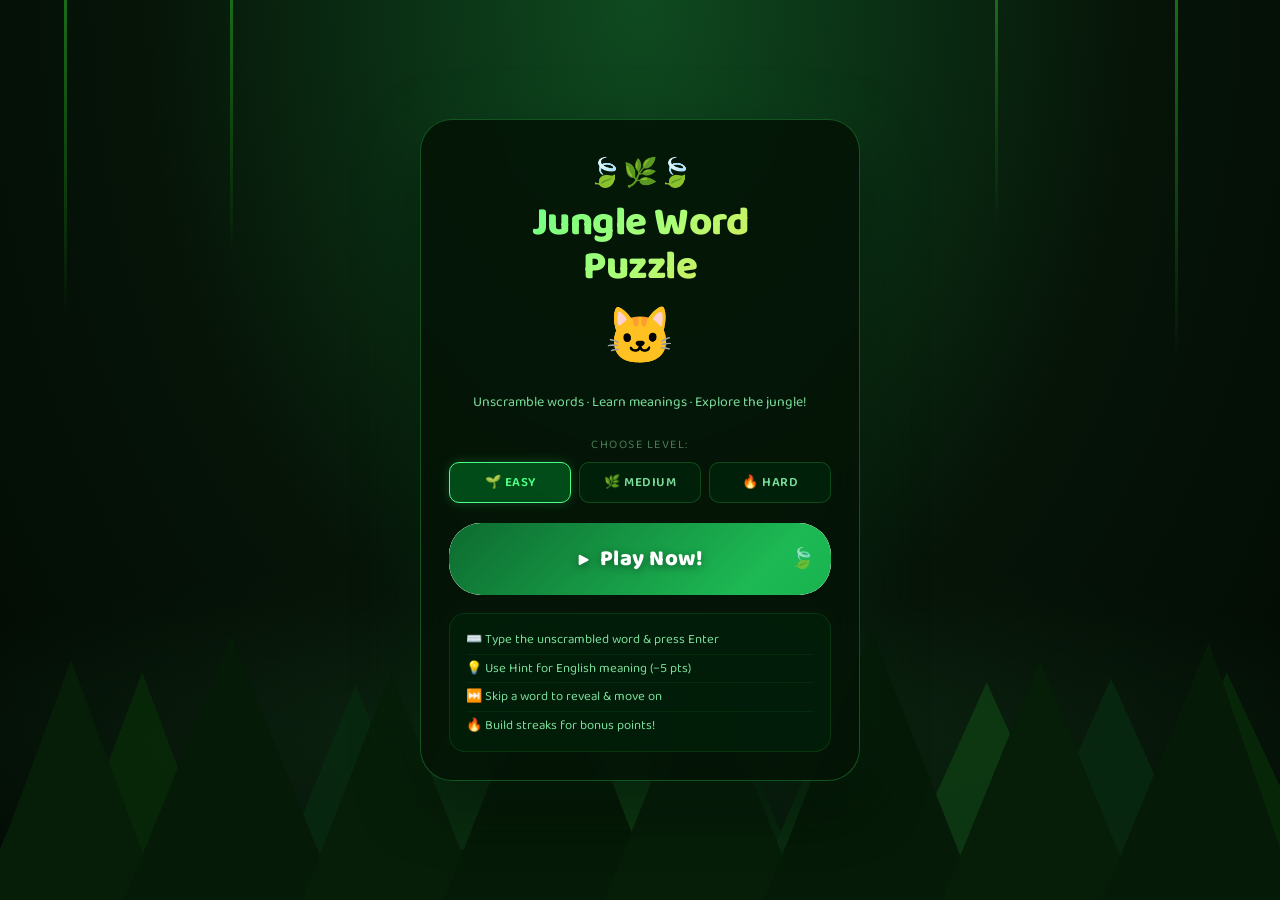
<file: index.html>
<!DOCTYPE html>
<html lang="en">
<head>
  <meta charset="UTF-8" />
  <meta name="viewport" content="width=device-width, initial-scale=1.0" />
  <title>🌿 Jungle Word Puzzle</title>
  <link rel="stylesheet" href="style.css" />
  <!-- Google Fonts: Baloo 2 for display, Noto Sans Devanagari for Marathi -->
  <link rel="preconnect" href="https://fonts.googleapis.com" />
  <link rel="preconnect" href="https://fonts.gstatic.com" crossorigin />
  <link href="https://fonts.googleapis.com/css2?family=Baloo+2:wght@400;600;700;800&family=Noto+Sans+Devanagari:wght@400;600;700&display=swap" rel="stylesheet" />
</head>
<body>

  <!-- ══════════════════════════════════════ -->
  <!--  ANIMATED JUNGLE BACKGROUND LAYER     -->
  <!-- ══════════════════════════════════════ -->
  <div id="jungle-bg" aria-hidden="true">
    <div class="sky-gradient"></div>
    <div class="mist-layer mist1"></div>
    <div class="mist-layer mist2"></div>

    <!-- SVG tree silhouettes -->
    <svg class="tree-layer back-trees" viewBox="0 0 1440 320" preserveAspectRatio="none" xmlns="http://www.w3.org/2000/svg">
      <path d="M0,280 L60,180 L120,280 Z" fill="#0a2e10"/>
      <path d="M80,290 L160,140 L240,290 Z" fill="#082808"/>
      <path d="M200,285 L270,160 L340,285 Z" fill="#0d3a12"/>
      <path d="M320,288 L400,150 L480,288 Z" fill="#082810"/>
      <path d="M450,280 L530,130 L610,280 Z" fill="#0a2e10"/>
      <path d="M590,290 L680,145 L770,290 Z" fill="#0d3a12"/>
      <path d="M730,285 L810,155 L890,285 Z" fill="#082810"/>
      <path d="M870,280 L960,130 L1050,280 Z" fill="#0a2e10"/>
      <path d="M1020,288 L1110,148 L1200,288 Z" fill="#0d3a12"/>
      <path d="M1160,285 L1250,145 L1340,285 Z" fill="#082810"/>
      <path d="M1290,290 L1380,140 L1440,230 L1440,290 Z" fill="#082808"/>
    </svg>

    <svg class="tree-layer front-trees" viewBox="0 0 1440 300" preserveAspectRatio="none" xmlns="http://www.w3.org/2000/svg">
      <path d="M-20,300 L80,100 L180,300 Z" fill="#061e08"/>
      <path d="M140,300 L260,80 L380,300 Z" fill="#051a07"/>
      <path d="M340,300 L440,110 L540,300 Z" fill="#061e08"/>
      <path d="M500,300 L620,70 L740,300 Z" fill="#051a07"/>
      <path d="M680,300 L790,95 L900,300 Z" fill="#061e08"/>
      <path d="M860,300 L980,75 L1100,300 Z" fill="#051a07"/>
      <path d="M1060,300 L1170,100 L1280,300 Z" fill="#061e08"/>
      <path d="M1240,300 L1360,85 L1460,300 Z" fill="#051a07"/>
    </svg>

    <!-- Animated vines -->
    <div class="vine vine1"></div>
    <div class="vine vine2"></div>
    <div class="vine vine3"></div>
    <div class="vine vine4"></div>

    <!-- Floating leaves container (populated by JS) -->
    <div id="leaves-container"></div>

    <!-- Glowing fireflies (populated by JS) -->
    <div id="fireflies-container"></div>
  </div>

  <!-- ══════════════════════════════════════ -->
  <!--  SCREEN: START                        -->
  <!-- ══════════════════════════════════════ -->
  <div id="screen-start" class="screen active">
    <div class="start-card">
      <div class="game-logo">
        <div class="logo-leaves" aria-hidden="true">🍃🌿🍃</div>
        <h1 class="game-title">Jungle Word<br/>Puzzle</h1>
        <div class="logo-cat" id="start-cat">🐱</div>
      </div>

      <p class="game-tagline">Unscramble words · Learn meanings · Explore the jungle!</p>

      <!-- Level selector -->
      <div class="level-selector">
        <div class="level-label">Choose Level:</div>
        <div class="level-tabs" role="group" aria-label="Difficulty level">
          <button class="level-tab active" data-level="easy" onclick="selectLevel('easy')">🌱 Easy</button>
          <button class="level-tab" data-level="medium" onclick="selectLevel('medium')">🌿 Medium</button>
          <button class="level-tab" data-level="hard" onclick="selectLevel('hard')">🔥 Hard</button>
        </div>
      </div>

      <!-- High score display -->
      <div class="hs-display" id="hs-display" style="display:none">
        <span class="hs-icon">🏆</span>
        <span id="hs-value">0</span>
        <span class="hs-label">Best Score</span>
      </div>

      <!-- THE PLAY BUTTON -->
      <button class="play-btn" id="play-btn" onclick="startGame()">
        <span class="play-btn-bg"></span>
        <span class="play-btn-glow"></span>
        <span class="play-btn-content">
          <span class="play-icon">▶</span>
          <span class="play-text">Play Now!</span>
        </span>
        <span class="play-btn-leaves" aria-hidden="true">🍃</span>
      </button>

      <div class="how-to-play">
        <div class="how-row">⌨️ Type the unscrambled word &amp; press Enter</div>
        <div class="how-row">💡 Use Hint for English meaning (−5 pts)</div>
        <div class="how-row">⏭️ Skip a word to reveal &amp; move on</div>
        <div class="how-row">🔥 Build streaks for bonus points!</div>
      </div>
    </div>
  </div>

  <!-- ══════════════════════════════════════ -->
  <!--  SCREEN: LOADING                      -->
  <!-- ══════════════════════════════════════ -->
  <div id="screen-loading" class="screen">
    <div class="loading-card">
      <div class="loading-cat" id="loading-cat">🐱</div>
      <div class="loading-title">Loading Words…</div>
      <div class="loading-sub">AI is crafting fresh jungle words with Marathi meanings!</div>
      <div class="loading-dots">
        <span></span><span></span><span></span>
      </div>
    </div>
  </div>

  <!-- ══════════════════════════════════════ -->
  <!--  SCREEN: GAME                         -->
  <!-- ══════════════════════════════════════ -->
  <div id="screen-game" class="screen">
    <div class="game-wrapper">

      <!-- TOP BAR -->
      <div class="top-bar">
        <div class="stat-pill score-pill">
          <span class="stat-icon">⭐</span>
          <span class="stat-val" id="score-display">0</span>
        </div>
        <div class="level-pill" id="level-pill">Easy</div>
        <div class="stat-pill lives-pill">
          <span id="lives-display">❤️❤️❤️</span>
        </div>
        <button class="icon-btn pause-btn" id="pause-btn" onclick="togglePause()" title="Pause" aria-label="Pause game">⏸</button>
      </div>

      <!-- WORD PROGRESS -->
      <div class="word-progress">
        <div class="progress-track">
          <div class="progress-fill" id="progress-fill"></div>
        </div>
        <span class="progress-label" id="progress-label">1 / 8</span>
      </div>

      <!-- CAT CHARACTER -->
      <div class="cat-stage">
        <div class="cat-shadow"></div>
        <div class="cat-char" id="game-cat" aria-label="Cat explorer character">🐱</div>
        <div class="streak-badge" id="streak-badge" style="display:none">🔥 <span id="streak-count">0</span></div>
      </div>

      <!-- GAME CARD -->
      <div class="game-card" id="game-card">

        <!-- Word scramble display -->
        <div class="scramble-label">Unscramble this word:</div>
        <div class="scramble-word" id="scramble-word" onclick="rescramble()" title="Click to re-scramble" style="cursor:pointer">ELPPA</div>

        <!-- Hint text (shown after hint button clicked) -->
        <div class="hint-text" id="hint-text" style="display:none">
          <span class="hint-icon">💡</span>
          <span id="hint-content"></span>
        </div>

        <!-- Meaning box (shown after correct/skip) -->
        <div class="meaning-box" id="meaning-box" style="display:none">
          <div class="meaning-row">
            <span class="meaning-flag">🇬🇧</span>
            <div class="meaning-content">
              <span class="meaning-lang-label">English</span>
              <span class="meaning-text" id="meaning-en"></span>
            </div>
          </div>
          <div class="meaning-divider"></div>
          <div class="meaning-row">
            <span class="meaning-flag">🇮🇳</span>
            <div class="meaning-content">
              <span class="meaning-lang-label">मराठी</span>
              <span class="meaning-text marathi-text" id="meaning-mr"></span>
            </div>
          </div>
          <div class="points-flash" id="points-flash" style="display:none"></div>
        </div>

        <!-- Input field -->
        <div class="input-wrap" id="input-wrap">
          <input
            type="text"
            id="word-input"
            class="word-input"
            placeholder="Type your answer here…"
            autocomplete="off"
            autocorrect="off"
            autocapitalize="characters"
            spellcheck="false"
            oninput="handleInput(this)"
            onkeydown="handleKey(event)"
            aria-label="Your answer"
          />
          <div class="input-feedback" id="input-feedback"></div>
        </div>

        <!-- ACTION BUTTONS -->
        <div class="action-buttons" id="action-buttons">
          <button class="action-btn submit-btn" id="submit-btn" onclick="submitAnswer()">
            ✓ Submit
          </button>
          <button class="action-btn hint-btn" id="hint-btn" onclick="useHint()">
            💡 Hint (<span id="hints-left">3</span>)
          </button>
          <button class="action-btn skip-btn" id="skip-btn" onclick="skipWord()">
            ⏭ Skip
          </button>
        </div>

        <!-- Next word button (shown after answer) -->
        <button class="next-btn" id="next-btn" onclick="loadNextWord()" style="display:none">
          Next Word →
        </button>

      </div><!-- /game-card -->
    </div><!-- /game-wrapper -->
  </div>

  <!-- ══════════════════════════════════════ -->
  <!--  OVERLAY: PAUSE                       -->
  <!-- ══════════════════════════════════════ -->
  <div id="overlay-pause" class="overlay" style="display:none">
    <div class="overlay-card">
      <div class="overlay-icon">⏸️</div>
      <h2 class="overlay-title">Paused</h2>
      <p class="overlay-sub">Take a breather, explorer!</p>
      <div class="overlay-score">Score: <strong id="pause-score">0</strong></div>
      <button class="overlay-btn primary" onclick="resumeGame()">▶ Resume</button>
      <button class="overlay-btn secondary" onclick="restartGame()">↺ Restart</button>
      <button class="overlay-btn danger" onclick="goToStart()">🏠 Main Menu</button>
    </div>
  </div>

  <!-- ══════════════════════════════════════ -->
  <!--  SCREEN: GAME OVER                    -->
  <!-- ══════════════════════════════════════ -->
  <div id="screen-gameover" class="screen">
    <div class="gameover-card">
      <div class="gameover-cat" id="gameover-cat">🏆</div>
      <h2 class="gameover-title" id="gameover-title">Adventure Complete!</h2>
      <div class="final-score" id="final-score">0</div>
      <div class="final-hs" id="final-hs"></div>
      <div class="stats-grid">
        <div class="stat-card">
          <div class="stat-card-val" id="stat-correct">0</div>
          <div class="stat-card-label">✅ Correct</div>
        </div>
        <div class="stat-card">
          <div class="stat-card-val" id="stat-wrong">0</div>
          <div class="stat-card-label">❌ Wrong</div>
        </div>
        <div class="stat-card">
          <div class="stat-card-val" id="stat-streak">0</div>
          <div class="stat-card-label">🔥 Best Streak</div>
        </div>
        <div class="stat-card">
          <div class="stat-card-val" id="stat-accuracy">0%</div>
          <div class="stat-card-label">🎯 Accuracy</div>
        </div>
        <div class="stat-card">
          <div class="stat-card-val" id="stat-hints">0</div>
          <div class="stat-card-label">💡 Hints Used</div>
        </div>
      </div>
      <button class="play-btn small" onclick="startGame()">
        <span class="play-btn-bg"></span>
        <span class="play-btn-content">
          <span class="play-icon">↺</span>
          <span class="play-text">Play Again</span>
        </span>
      </button>
      <button class="ghost-btn" onclick="goToStart()">🏠 Main Menu</button>
    </div>
  </div>

  <script src="script.js"></script>
</body>
</html>
</file>
<file: style.css>
/* ══════════════════════════════════════════════
   JUNGLE WORD PUZZLE — style.css
   Pure CSS · No frameworks
   ══════════════════════════════════════════════ */

/* ─── CSS VARIABLES ─────────────────────────── */
:root {
  /* Jungle greens */
  --green-dark:   #051a07;
  --green-mid:    #0c3d12;
  --green-bright: #1db954;
  --green-light:  #4eff88;
  --green-glow:   rgba(78, 255, 136, 0.35);

  /* Accents */
  --gold:         #ffd740;
  --gold-dark:    #c9910a;
  --coral:        #ff6b6b;
  --sky:          #0a3f2c;

  /* Text */
  --text-white:   #e8fff0;
  --text-muted:   #7adb9a;
  --text-dim:     #4a7a56;

  /* Cards */
  --card-bg:      rgba(4, 20, 6, 0.88);
  --card-border:  rgba(50, 200, 80, 0.35);
  --card-glow:    rgba(30, 180, 70, 0.12);

  /* Fonts */
  --font-display: 'Baloo 2', cursive;
  --font-marathi: 'Noto Sans Devanagari', sans-serif;

  /* Radii */
  --r-sm:  10px;
  --r-md:  16px;
  --r-lg:  24px;
  --r-xl:  32px;

  /* Transitions */
  --t-fast:   0.15s ease;
  --t-normal: 0.3s ease;
  --t-slow:   0.5s ease;
}

/* ─── RESET & BASE ───────────────────────────── */
*, *::before, *::after {
  margin: 0;
  padding: 0;
  box-sizing: border-box;
}

html, body {
  width: 100%;
  min-height: 100vh;
  font-family: var(--font-display);
  background: var(--green-dark);
  color: var(--text-white);
  overflow-x: hidden;
  -webkit-font-smoothing: antialiased;
}

button {
  font-family: var(--font-display);
  cursor: pointer;
  border: none;
  outline: none;
}

button:focus-visible {
  outline: 2px solid var(--green-light);
  outline-offset: 3px;
}

/* ══════════════════════════════════════════════
   JUNGLE BACKGROUND
   ══════════════════════════════════════════════ */
#jungle-bg {
  position: fixed;
  inset: 0;
  z-index: 0;
  pointer-events: none;
  overflow: hidden;
}

.sky-gradient {
  position: absolute;
  inset: 0;
  background: radial-gradient(ellipse at 50% 0%, #0f4a20 0%, #061408 55%, #020a03 100%);
}

/* Mist / fog layers */
.mist-layer {
  position: absolute;
  bottom: 0;
  left: -20%;
  width: 140%;
  height: 35%;
  border-radius: 50%;
  pointer-events: none;
}
.mist1 {
  background: radial-gradient(ellipse, rgba(100, 255, 140, 0.06) 0%, transparent 70%);
  animation: mistDrift 18s ease-in-out infinite alternate;
}
.mist2 {
  background: radial-gradient(ellipse, rgba(60, 200, 100, 0.04) 0%, transparent 70%);
  animation: mistDrift 24s ease-in-out infinite alternate-reverse;
  height: 50%;
  bottom: -10%;
}
@keyframes mistDrift {
  0%   { transform: translateX(0) scaleY(1); }
  100% { transform: translateX(8%) scaleY(1.1); }
}

/* SVG tree layers */
.tree-layer {
  position: absolute;
  bottom: 0;
  left: 0;
  width: 100%;
  pointer-events: none;
}
.back-trees  { height: 45vh; opacity: 0.9; }
.front-trees { height: 40vh; opacity: 1; }

/* Vines */
.vine {
  position: absolute;
  top: 0;
  width: 3px;
  border-radius: 0 0 40px 40px;
  background: linear-gradient(180deg, #1a6b1a 0%, #0d3d0d 60%, transparent 100%);
  animation: vineSway 6s ease-in-out infinite;
  transform-origin: top center;
}
.vine1 { left: 5%;  height: 35vh; animation-delay: 0s; }
.vine2 { left: 18%; height: 28vh; animation-delay: -2s; }
.vine3 { right: 8%; height: 40vh; animation-delay: -1s; }
.vine4 { right: 22%; height: 25vh; animation-delay: -3s; }
@keyframes vineSway {
  0%,100% { transform: rotate(-4deg); }
  50%      { transform: rotate(4deg); }
}

/* Floating leaf (dynamically created) */
.leaf {
  position: absolute;
  font-size: 14px;
  opacity: 0;
  pointer-events: none;
  animation: leafFall linear forwards;
  will-change: transform, opacity;
}
@keyframes leafFall {
  0%   { opacity: 0.9; transform: translateY(-10px) rotate(0deg); }
  80%  { opacity: 0.7; }
  100% { opacity: 0;   transform: translateY(100vh) rotate(540deg) translateX(60px); }
}

/* Firefly (dynamically created) */
.firefly {
  position: absolute;
  width: 5px;
  height: 5px;
  border-radius: 50%;
  background: #c8ff80;
  box-shadow: 0 0 6px 3px rgba(200, 255, 128, 0.6);
  opacity: 0;
  pointer-events: none;
  animation: fireflyFloat ease-in-out infinite;
}
@keyframes fireflyFloat {
  0%, 100% { opacity: 0;   transform: translateY(0) translateX(0); }
  20%       { opacity: 0.8; }
  50%       { opacity: 1;   transform: translateY(-30px) translateX(20px); }
  80%       { opacity: 0.5; }
}

/* ══════════════════════════════════════════════
   SCREENS (base layout)
   ══════════════════════════════════════════════ */
.screen {
  position: fixed;
  inset: 0;
  z-index: 10;
  display: flex;
  align-items: center;
  justify-content: center;
  padding: 16px;
  /* hidden by default */
  opacity: 0;
  pointer-events: none;
  transition: opacity var(--t-slow);
  overflow-y: auto;
}
.screen.active {
  opacity: 1;
  pointer-events: all;
}

/* ══════════════════════════════════════════════
   START SCREEN
   ══════════════════════════════════════════════ */
.start-card {
  background: var(--card-bg);
  border: 1.5px solid var(--card-border);
  border-radius: var(--r-xl);
  padding: 32px 28px 28px;
  width: 100%;
  max-width: 440px;
  backdrop-filter: blur(16px);
  box-shadow: 0 0 60px var(--card-glow), 0 20px 60px rgba(0,0,0,0.6);
  text-align: center;
  animation: cardRise 0.6s cubic-bezier(0.34, 1.56, 0.64, 1) forwards;
}
@keyframes cardRise {
  from { transform: translateY(30px); opacity: 0; }
  to   { transform: translateY(0);    opacity: 1; }
}

/* Logo area */
.game-logo { margin-bottom: 8px; }
.logo-leaves { font-size: 28px; margin-bottom: 4px; }
.game-title {
  font-size: clamp(28px, 8vw, 40px);
  font-weight: 800;
  line-height: 1.1;
  background: linear-gradient(135deg, #4eff88 0%, #a8ff78 50%, #ffd740 100%);
  -webkit-background-clip: text;
  -webkit-text-fill-color: transparent;
  background-clip: text;
  margin-bottom: 6px;
  letter-spacing: -0.5px;
}
.logo-cat {
  font-size: 56px;
  display: inline-block;
  animation: catIdleBounce 2.5s ease-in-out infinite;
  cursor: default;
  user-select: none;
}
@keyframes catIdleBounce {
  0%,100% { transform: translateY(0); }
  50%      { transform: translateY(-10px); }
}

.game-tagline {
  font-size: 14px;
  color: var(--text-muted);
  margin-bottom: 22px;
  line-height: 1.5;
}

/* Level selector */
.level-selector { margin-bottom: 20px; }
.level-label {
  font-size: 12px;
  color: var(--text-dim);
  text-transform: uppercase;
  letter-spacing: 1.5px;
  margin-bottom: 8px;
}
.level-tabs {
  display: flex;
  gap: 8px;
}
.level-tab {
  flex: 1;
  padding: 9px 6px;
  border-radius: var(--r-sm);
  border: 1.5px solid rgba(50, 200, 80, 0.25);
  background: rgba(0, 50, 15, 0.4);
  color: var(--text-muted);
  font-family: var(--font-display);
  font-size: 13px;
  font-weight: 600;
  cursor: pointer;
  transition: all var(--t-normal);
  text-transform: uppercase;
  letter-spacing: 0.5px;
}
.level-tab:hover {
  border-color: rgba(78, 255, 136, 0.5);
  color: var(--green-light);
  background: rgba(0, 80, 25, 0.5);
  transform: translateY(-1px);
}
.level-tab.active {
  background: rgba(0, 120, 40, 0.55);
  border-color: var(--green-light);
  color: var(--green-light);
  box-shadow: 0 0 12px rgba(78, 255, 136, 0.2);
}

/* High score */
.hs-display {
  background: rgba(255, 215, 64, 0.1);
  border: 1px solid rgba(255, 215, 64, 0.3);
  border-radius: var(--r-md);
  padding: 10px 18px;
  margin-bottom: 18px;
  display: flex;
  align-items: center;
  justify-content: center;
  gap: 8px;
  font-size: 15px;
  font-weight: 700;
  color: var(--gold);
}
.hs-icon { font-size: 20px; }
#hs-value { font-size: 22px; }
.hs-label { font-size: 12px; color: rgba(255,215,64,0.7); text-transform: uppercase; letter-spacing: 1px; }

/* ─── PLAY BUTTON ───────────────────────────── */
.play-btn {
  position: relative;
  display: inline-flex;
  align-items: center;
  justify-content: center;
  width: 100%;
  padding: 18px 32px;
  border-radius: var(--r-xl);
  border: none;
  cursor: pointer;
  overflow: hidden;
  margin-bottom: 18px;
  transition: transform 0.2s cubic-bezier(0.34, 1.56, 0.64, 1);
  animation: playBtnPulse 3s ease-in-out infinite;
}
.play-btn.small {
  width: auto;
  padding: 14px 36px;
  margin: 0 auto 12px;
  display: flex;
  animation: none;
}
.play-btn:hover {
  transform: translateY(-3px) scale(1.02);
  animation: none;
}
.play-btn:active {
  transform: scale(0.97);
}
@keyframes playBtnPulse {
  0%,100% { transform: scale(1); box-shadow: 0 6px 30px rgba(78,255,136,0.3); }
  50%      { transform: scale(1.02); box-shadow: 0 10px 40px rgba(78,255,136,0.5); }
}

/* Animated gradient background */
.play-btn-bg {
  position: absolute;
  inset: 0;
  background: linear-gradient(135deg, #0d6b30 0%, #1db954 40%, #0fa846 70%, #16a34a 100%);
  background-size: 200% 200%;
  animation: gradientShift 3s ease infinite;
  border-radius: inherit;
}
@keyframes gradientShift {
  0%   { background-position: 0% 50%; }
  50%  { background-position: 100% 50%; }
  100% { background-position: 0% 50%; }
}

/* Glow ring */
.play-btn-glow {
  position: absolute;
  inset: -3px;
  border-radius: calc(var(--r-xl) + 3px);
  background: linear-gradient(135deg, #4eff88, #ffd740, #4eff88);
  z-index: -1;
  opacity: 0.6;
  animation: glowSpin 4s linear infinite;
}
@keyframes glowSpin {
  0%   { transform: rotate(0deg); }
  100% { transform: rotate(360deg); }
}

/* Content label */
.play-btn-content {
  position: relative;
  z-index: 2;
  display: flex;
  align-items: center;
  gap: 10px;
}
.play-icon {
  font-size: 20px;
  color: #fff;
  filter: drop-shadow(0 2px 4px rgba(0,0,0,0.4));
}
.play-text {
  font-size: clamp(18px, 5vw, 22px);
  font-weight: 800;
  color: #fff;
  letter-spacing: 0.5px;
  text-shadow: 0 2px 8px rgba(0,0,0,0.4);
}

/* Leaf decoration */
.play-btn-leaves {
  position: absolute;
  right: 16px;
  font-size: 20px;
  opacity: 0.7;
  animation: leafWiggle 2s ease-in-out infinite;
}
@keyframes leafWiggle {
  0%,100% { transform: rotate(-10deg); }
  50%      { transform: rotate(10deg); }
}

/* How to play */
.how-to-play {
  background: rgba(0, 40, 12, 0.4);
  border: 1px solid rgba(50, 200, 80, 0.15);
  border-radius: var(--r-md);
  padding: 12px 16px;
  text-align: left;
}
.how-row {
  font-size: 13px;
  color: var(--text-muted);
  padding: 4px 0;
  line-height: 1.5;
}
.how-row + .how-row { border-top: 1px solid rgba(50,200,80,0.08); }

/* ══════════════════════════════════════════════
   LOADING SCREEN
   ══════════════════════════════════════════════ */
.loading-card {
  background: var(--card-bg);
  border: 1.5px solid var(--card-border);
  border-radius: var(--r-xl);
  padding: 40px 32px;
  width: 100%;
  max-width: 360px;
  text-align: center;
  backdrop-filter: blur(16px);
  box-shadow: 0 0 60px var(--card-glow);
}
.loading-cat {
  font-size: 64px;
  display: inline-block;
  animation: catIdleBounce 1.5s ease-in-out infinite;
  margin-bottom: 16px;
}
.loading-title {
  font-size: 22px;
  font-weight: 700;
  color: var(--green-light);
  margin-bottom: 6px;
}
.loading-sub {
  font-size: 13px;
  color: var(--text-muted);
  margin-bottom: 24px;
  line-height: 1.5;
}
.loading-dots {
  display: flex;
  justify-content: center;
  gap: 8px;
}
.loading-dots span {
  width: 10px;
  height: 10px;
  border-radius: 50%;
  background: var(--green-light);
  animation: dotBounce 1s ease-in-out infinite;
}
.loading-dots span:nth-child(2) { animation-delay: 0.18s; }
.loading-dots span:nth-child(3) { animation-delay: 0.36s; }
@keyframes dotBounce {
  0%,80%,100% { transform: scale(0.6); opacity: 0.4; }
  40%          { transform: scale(1.2); opacity: 1; }
}

/* ══════════════════════════════════════════════
   GAME SCREEN
   ══════════════════════════════════════════════ */
.game-wrapper {
  width: 100%;
  max-width: 480px;
  display: flex;
  flex-direction: column;
  gap: 10px;
}

/* TOP BAR */
.top-bar {
  display: flex;
  align-items: center;
  gap: 8px;
  padding: 0 4px;
}
.stat-pill {
  background: rgba(0, 60, 20, 0.6);
  border: 1px solid rgba(50, 200, 80, 0.3);
  border-radius: 30px;
  padding: 7px 14px;
  display: flex;
  align-items: center;
  gap: 6px;
  font-weight: 700;
  font-size: 16px;
}
.score-pill { flex: 1; }
.stat-icon  { font-size: 16px; }
.stat-val   { color: var(--green-light); }
.level-pill {
  background: rgba(0, 80, 25, 0.6);
  border: 1.5px solid var(--green-mid);
  border-radius: 30px;
  padding: 7px 14px;
  font-size: 13px;
  font-weight: 700;
  color: var(--text-muted);
  text-transform: uppercase;
  letter-spacing: 1px;
}
.lives-pill { font-size: 14px; }
.icon-btn {
  background: rgba(0,60,20,0.6);
  border: 1px solid rgba(50,200,80,0.3);
  border-radius: 10px;
  width: 40px;
  height: 40px;
  font-size: 18px;
  display: flex;
  align-items: center;
  justify-content: center;
  color: var(--text-muted);
  transition: all var(--t-fast);
}
.icon-btn:hover {
  background: rgba(0,90,30,0.7);
  color: var(--green-light);
  border-color: rgba(78,255,136,0.5);
}

/* WORD PROGRESS */
.word-progress {
  display: flex;
  align-items: center;
  gap: 10px;
  padding: 0 4px;
}
.progress-track {
  flex: 1;
  height: 6px;
  background: rgba(0,50,15,0.5);
  border-radius: 10px;
  overflow: hidden;
}
.progress-fill {
  height: 100%;
  background: linear-gradient(90deg, #1a8a3a, #4eff88);
  border-radius: 10px;
  transition: width 0.5s ease;
}
.progress-label {
  font-size: 12px;
  color: var(--text-dim);
  white-space: nowrap;
  font-weight: 600;
}

/* CAT STAGE */
.cat-stage {
  position: relative;
  text-align: center;
  height: 80px;
  display: flex;
  align-items: center;
  justify-content: center;
}
.cat-shadow {
  position: absolute;
  bottom: 0;
  left: 50%;
  transform: translateX(-50%);
  width: 60px;
  height: 12px;
  background: rgba(0,0,0,0.3);
  border-radius: 50%;
  animation: shadowPulse 2.5s ease-in-out infinite;
}
@keyframes shadowPulse {
  0%,100% { width: 60px; opacity: 0.3; }
  50%      { width: 45px; opacity: 0.15; }
}
.cat-char {
  font-size: 58px;
  display: inline-block;
  cursor: default;
  user-select: none;
  animation: catIdleBounce 2.5s ease-in-out infinite;
  position: relative;
  z-index: 1;
  will-change: transform;
}
.cat-char.celebrate { animation: catCelebrate 0.7s cubic-bezier(0.34,1.56,0.64,1); }
.cat-char.wrong     { animation: catWrong 0.5s ease-in-out; }
.cat-char.skip      { animation: catSkip 0.6s ease-in-out; }
@keyframes catCelebrate {
  0%   { transform: scale(1) rotate(0deg); }
  25%  { transform: scale(1.4) rotate(-12deg); }
  50%  { transform: scale(1.5) rotate(12deg) translateY(-15px); }
  75%  { transform: scale(1.3) rotate(-8deg) translateY(-8px); }
  100% { transform: scale(1) rotate(0deg); }
}
@keyframes catWrong {
  0%,100% { transform: translateX(0); }
  20%      { transform: translateX(-10px) rotate(-5deg); }
  40%      { transform: translateX(10px) rotate(5deg); }
  60%      { transform: translateX(-7px) rotate(-3deg); }
  80%      { transform: translateX(7px) rotate(3deg); }
}
@keyframes catSkip {
  0%   { transform: scale(1); opacity: 1; }
  30%  { transform: scale(0.9) translateY(5px); opacity: 0.7; }
  60%  { transform: scale(1.1) translateY(-5px); }
  100% { transform: scale(1); opacity: 1; }
}

/* Streak badge */
.streak-badge {
  position: absolute;
  top: 2px;
  right: calc(50% - 90px);
  background: rgba(255,100,30,0.2);
  border: 1.5px solid rgba(255,120,30,0.5);
  border-radius: 20px;
  padding: 4px 10px;
  font-size: 13px;
  font-weight: 700;
  color: #ff9040;
  animation: streakPop 0.4s cubic-bezier(0.34,1.56,0.64,1);
  white-space: nowrap;
}
@keyframes streakPop {
  from { transform: scale(0.5); opacity: 0; }
  to   { transform: scale(1);   opacity: 1; }
}

/* GAME CARD */
.game-card {
  background: var(--card-bg);
  border: 1.5px solid var(--card-border);
  border-radius: var(--r-lg);
  padding: 22px 20px 20px;
  backdrop-filter: blur(16px);
  box-shadow: 0 0 40px var(--card-glow), 0 12px 40px rgba(0,0,0,0.5);
  transition: border-color var(--t-normal);
}
.game-card.correct-flash { border-color: var(--green-light); box-shadow: 0 0 30px rgba(78,255,136,0.4); }
.game-card.wrong-flash   { border-color: var(--coral); box-shadow: 0 0 20px rgba(255,107,107,0.3); }

/* Scramble word */
.scramble-label {
  font-size: 11px;
  color: var(--text-dim);
  text-transform: uppercase;
  letter-spacing: 2px;
  margin-bottom: 8px;
  font-weight: 600;
}
.scramble-word {
  font-size: clamp(28px, 9vw, 38px);
  font-weight: 800;
  letter-spacing: 6px;
  color: #fff;
  font-family: 'Courier New', monospace;
  text-shadow: 0 0 20px rgba(78,255,136,0.3);
  margin-bottom: 14px;
  min-height: 54px;
  display: flex;
  align-items: center;
  justify-content: center;
  background: rgba(0,40,15,0.4);
  border-radius: var(--r-md);
  border: 1px solid rgba(50,200,80,0.2);
  padding: 10px;
  transition: all var(--t-normal);
  word-break: break-all;
  user-select: none;
}
.scramble-word.solved {
  color: var(--green-light);
  background: rgba(0,80,25,0.4);
  border-color: rgba(78,255,136,0.5);
  text-shadow: 0 0 20px rgba(78,255,136,0.5);
}

.scramble-word:hover:not(.solved) {
  border-color: rgba(78, 255, 136, 0.5);
  transform: scale(1.02);
  transition: all 0.2s ease;
}

/* Hint text */
.hint-text {
  background: rgba(255,215,64,0.08);
  border: 1px solid rgba(255,215,64,0.3);
  border-radius: var(--r-sm);
  padding: 10px 14px;
  margin-bottom: 12px;
  font-size: 14px;
  color: var(--gold);
  display: flex;
  align-items: flex-start;
  gap: 8px;
  animation: slideDown 0.3s ease-out;
  line-height: 1.5;
}
.hint-icon { font-size: 16px; flex-shrink: 0; margin-top: 1px; }
@keyframes slideDown {
  from { transform: translateY(-8px); opacity: 0; }
  to   { transform: translateY(0);    opacity: 1; }
}

/* Meaning box */
.meaning-box {
  background: rgba(0, 55, 18, 0.5);
  border: 1px solid rgba(50, 200, 80, 0.35);
  border-radius: var(--r-md);
  padding: 14px 16px;
  margin-bottom: 14px;
  animation: slideDown 0.4s ease-out;
}
.meaning-row {
  display: flex;
  align-items: flex-start;
  gap: 10px;
  padding: 6px 0;
}
.meaning-flag { font-size: 20px; flex-shrink: 0; margin-top: 2px; }
.meaning-content {
  display: flex;
  flex-direction: column;
  gap: 2px;
  min-width: 0;
}
.meaning-lang-label {
  font-size: 10px;
  color: var(--text-dim);
  text-transform: uppercase;
  letter-spacing: 1.5px;
  font-weight: 700;
}
.meaning-text {
  font-size: 15px;
  color: var(--text-white);
  line-height: 1.5;
  font-weight: 500;
}
/* MARATHI TEXT — special font, larger size */
.marathi-text {
  font-family: var(--font-marathi);
  font-size: 18px;
  font-weight: 600;
  color: #c8ffd9;
  line-height: 1.6;
}
.meaning-divider {
  height: 1px;
  background: rgba(50,200,80,0.2);
  margin: 2px 0;
}
.points-flash {
  margin-top: 8px;
  font-size: 14px;
  font-weight: 700;
  color: var(--gold);
  text-align: center;
  animation: pointsPop 0.5s cubic-bezier(0.34,1.56,0.64,1);
}
@keyframes pointsPop {
  from { transform: scale(0.6); opacity: 0; }
  to   { transform: scale(1);   opacity: 1; }
}

/* Input */
.input-wrap { position: relative; margin-bottom: 12px; }
.word-input {
  width: 100%;
  padding: 14px 18px;
  background: rgba(0, 35, 10, 0.7);
  border: 2px solid rgba(50, 200, 80, 0.4);
  border-radius: var(--r-md);
  color: #fff;
  font-family: var(--font-display);
  font-size: 20px;
  font-weight: 700;
  text-align: center;
  letter-spacing: 4px;
  text-transform: uppercase;
  outline: none;
  transition: border-color var(--t-normal), background var(--t-normal), box-shadow var(--t-normal);
  caret-color: var(--green-light);
  display: block;
}
.word-input::placeholder {
  color: var(--text-dim);
  font-size: 14px;
  letter-spacing: 1px;
  font-weight: 400;
  text-transform: none;
}
.word-input:focus {
  border-color: rgba(78, 255, 136, 0.7);
  box-shadow: 0 0 0 3px rgba(78,255,136,0.12);
  background: rgba(0,45,15,0.75);
}
.word-input.correct {
  border-color: var(--green-light);
  background: rgba(0, 80, 25, 0.6);
  box-shadow: 0 0 0 3px rgba(78,255,136,0.2);
}
.word-input.wrong {
  border-color: var(--coral);
  background: rgba(80,10,10,0.5);
  box-shadow: 0 0 0 3px rgba(255,107,107,0.15);
  animation: inputShake 0.4s ease-in-out;
}
@keyframes inputShake {
  0%,100% { transform: translateX(0); }
  20%      { transform: translateX(-8px); }
  40%      { transform: translateX(8px); }
  60%      { transform: translateX(-5px); }
  80%      { transform: translateX(5px); }
}
.input-feedback {
  position: absolute;
  right: 14px;
  top: 50%;
  transform: translateY(-50%);
  font-size: 20px;
  opacity: 0;
  transition: opacity var(--t-fast);
  pointer-events: none;
}
.input-feedback.show { opacity: 1; }

/* ACTION BUTTONS */
.action-buttons {
  display: grid;
  grid-template-columns: 2fr 1fr 1fr;
  gap: 8px;
  margin-bottom: 4px;
}
.action-btn {
  padding: 13px 10px;
  border-radius: var(--r-md);
  font-family: var(--font-display);
  font-size: 14px;
  font-weight: 700;
  cursor: pointer;
  transition: all var(--t-fast);
  display: flex;
  align-items: center;
  justify-content: center;
  gap: 5px;
  white-space: nowrap;
}
.action-btn:hover { transform: translateY(-1px); }
.action-btn:active { transform: scale(0.97); }

.submit-btn {
  background: linear-gradient(135deg, #1a8a3a, #0d5c25);
  color: var(--green-light);
  border: 1.5px solid rgba(78,255,136,0.5);
}
.submit-btn:hover {
  background: linear-gradient(135deg, #22aa48, #15732f);
  box-shadow: 0 4px 16px rgba(78,255,136,0.25);
}
.submit-btn:disabled {
  opacity: 0.4;
  cursor: not-allowed;
  transform: none;
}

.hint-btn {
  background: rgba(80, 60, 0, 0.5);
  color: var(--gold);
  border: 1.5px solid rgba(200,150,0,0.4);
}
.hint-btn:hover { background: rgba(100,80,0,0.65); border-color: var(--gold); }
.hint-btn:disabled { opacity: 0.35; cursor: not-allowed; transform: none; }

.skip-btn {
  background: rgba(60, 20, 0, 0.5);
  color: #ff9a6c;
  border: 1.5px solid rgba(200,80,30,0.4);
}
.skip-btn:hover { background: rgba(80,30,0,0.65); border-color: #ff7a40; }
.skip-btn:disabled { opacity: 0.35; cursor: not-allowed; transform: none; }

/* Next word button */
.next-btn {
  width: 100%;
  padding: 13px;
  margin-top: 8px;
  border-radius: var(--r-md);
  background: linear-gradient(135deg, #0a6028, #0d8035);
  color: var(--green-light);
  border: 1.5px solid rgba(78,255,136,0.6);
  font-family: var(--font-display);
  font-size: 16px;
  font-weight: 700;
  cursor: pointer;
  transition: all var(--t-fast);
  letter-spacing: 0.5px;
  animation: nextBtnIn 0.4s cubic-bezier(0.34,1.56,0.64,1);
}
.next-btn:hover {
  background: linear-gradient(135deg, #0d7530, #12a042);
  transform: translateY(-2px);
  box-shadow: 0 6px 20px rgba(78,255,136,0.3);
}
@keyframes nextBtnIn {
  from { transform: scale(0.8); opacity: 0; }
  to   { transform: scale(1);   opacity: 1; }
}

/* ══════════════════════════════════════════════
   PAUSE OVERLAY
   ══════════════════════════════════════════════ */
.overlay {
  position: fixed;
  inset: 0;
  z-index: 200;
  background: rgba(0, 10, 3, 0.88);
  display: flex;
  align-items: center;
  justify-content: center;
  padding: 16px;
  backdrop-filter: blur(6px);
  animation: overlayIn 0.2s ease-out;
}
@keyframes overlayIn {
  from { opacity: 0; }
  to   { opacity: 1; }
}
.overlay-card {
  background: rgba(4,20,6,0.96);
  border: 2px solid rgba(50,200,80,0.5);
  border-radius: var(--r-xl);
  padding: 36px 28px;
  width: 100%;
  max-width: 320px;
  text-align: center;
  box-shadow: 0 0 60px rgba(30,180,70,0.2);
  animation: cardRise 0.35s cubic-bezier(0.34,1.56,0.64,1);
}
.overlay-icon  { font-size: 52px; margin-bottom: 12px; }
.overlay-title { font-size: 26px; font-weight: 800; color: var(--green-light); margin-bottom: 4px; }
.overlay-sub   { font-size: 13px; color: var(--text-muted); margin-bottom: 14px; }
.overlay-score { font-size: 15px; color: var(--text-muted); margin-bottom: 20px; }
.overlay-score strong { color: var(--green-light); font-size: 22px; }

.overlay-btn {
  width: 100%;
  padding: 13px;
  border-radius: var(--r-md);
  font-family: var(--font-display);
  font-size: 15px;
  font-weight: 700;
  cursor: pointer;
  margin-bottom: 8px;
  transition: all var(--t-fast);
  display: flex;
  align-items: center;
  justify-content: center;
  gap: 6px;
}
.overlay-btn:hover { transform: translateY(-1px); }
.overlay-btn:last-child { margin-bottom: 0; }

.overlay-btn.primary {
  background: linear-gradient(135deg,#1a8a3a,#0d5c25);
  color: var(--green-light);
  border: 1.5px solid rgba(78,255,136,0.5);
}
.overlay-btn.primary:hover { background: linear-gradient(135deg,#22aa48,#15732f); }
.overlay-btn.secondary {
  background: rgba(0,60,20,0.5);
  color: var(--text-muted);
  border: 1px solid rgba(50,200,80,0.3);
}
.overlay-btn.secondary:hover { background: rgba(0,80,25,0.6); color: var(--green-light); }
.overlay-btn.danger {
  background: rgba(60,10,10,0.5);
  color: #ff9090;
  border: 1px solid rgba(180,50,50,0.4);
}
.overlay-btn.danger:hover { background: rgba(80,15,15,0.7); }

/* ══════════════════════════════════════════════
   GAME OVER SCREEN
   ══════════════════════════════════════════════ */
.gameover-card {
  background: var(--card-bg);
  border: 1.5px solid var(--card-border);
  border-radius: var(--r-xl);
  padding: 32px 24px 28px;
  width: 100%;
  max-width: 440px;
  text-align: center;
  backdrop-filter: blur(16px);
  box-shadow: 0 0 60px var(--card-glow), 0 20px 60px rgba(0,0,0,0.6);
  animation: cardRise 0.6s cubic-bezier(0.34,1.56,0.64,1);
}
.gameover-cat {
  font-size: 72px;
  display: block;
  margin-bottom: 10px;
  animation: catIdleBounce 2.5s ease-in-out infinite;
}
.gameover-title {
  font-size: clamp(22px,6vw,30px);
  font-weight: 800;
  color: var(--green-light);
  margin-bottom: 14px;
}
.final-score {
  font-size: clamp(48px,15vw,72px);
  font-weight: 800;
  background: linear-gradient(135deg, #4eff88 0%, #ffd740 100%);
  -webkit-background-clip: text;
  -webkit-text-fill-color: transparent;
  background-clip: text;
  line-height: 1;
  margin-bottom: 4px;
}
.final-hs {
  font-size: 14px;
  color: var(--gold);
  margin-bottom: 20px;
  min-height: 20px;
  font-weight: 600;
}

/* Stats grid */
.stats-grid {
  display: grid;
  grid-template-columns: 1fr 1fr;
  gap: 10px;
  margin-bottom: 22px;
}
.stat-card {
  background: rgba(0,50,15,0.5);
  border: 1px solid rgba(50,200,80,0.25);
  border-radius: var(--r-md);
  padding: 12px 8px;
}
.stat-card-val {
  font-size: 26px;
  font-weight: 800;
  color: var(--green-light);
  margin-bottom: 2px;
}
.stat-card-label {
  font-size: 11px;
  color: var(--text-muted);
  font-weight: 600;
}

.stat-card:last-child:nth-child(odd) {
  grid-column: 1 / -1;
}

.ghost-btn {
  background: transparent;
  border: 1px solid rgba(50,200,80,0.3);
  border-radius: var(--r-md);
  color: var(--text-muted);
  font-family: var(--font-display);
  font-size: 14px;
  font-weight: 600;
  padding: 11px 24px;
  cursor: pointer;
  transition: all var(--t-fast);
  margin-top: 4px;
}
.ghost-btn:hover {
  background: rgba(0,60,20,0.4);
  color: var(--green-light);
  border-color: rgba(78,255,136,0.5);
}

/* ══════════════════════════════════════════════
   FLOATING SCORE POPUP (created by JS)
   ══════════════════════════════════════════════ */
.score-popup {
  position: fixed;
  font-family: var(--font-display);
  font-size: 22px;
  font-weight: 800;
  pointer-events: none;
  z-index: 300;
  animation: scoreFloat 1.2s ease-out forwards;
  text-shadow: 0 2px 8px rgba(0,0,0,0.5);
}
.score-popup.positive { color: var(--green-light); }
.score-popup.negative { color: var(--coral); }
@keyframes scoreFloat {
  0%   { transform: translateY(0) scale(0.7); opacity: 0; }
  20%  { transform: translateY(-10px) scale(1.2); opacity: 1; }
  100% { transform: translateY(-60px) scale(1);   opacity: 0; }
}

/* ══════════════════════════════════════════════
   RESPONSIVE
   ══════════════════════════════════════════════ */
@media (max-width: 480px) {
  .start-card, .gameover-card { padding: 24px 18px 22px; }
  .game-card { padding: 16px 14px 14px; }
  .overlay-card { padding: 28px 20px; }

  .scramble-word { font-size: 26px; letter-spacing: 4px; }
  .word-input    { font-size: 17px; letter-spacing: 3px; padding: 12px 14px; }

  .action-buttons { grid-template-columns: 1.8fr 1fr 1fr; gap: 6px; }
  .action-btn { padding: 11px 6px; font-size: 13px; }

  .cat-char  { font-size: 48px; }
  .cat-stage { height: 66px; }

  .marathi-text { font-size: 16px; }
  .meaning-text { font-size: 14px; }

  .stats-grid { gap: 8px; }
  .stat-card-val { font-size: 22px; }

  .play-text { font-size: 18px; }
  .play-btn  { padding: 15px 24px; }
}

@media (max-width: 360px) {
  .scramble-word { font-size: 22px; letter-spacing: 3px; }
  .game-title    { font-size: 24px; }
  .action-buttons { grid-template-columns: 1fr; }
}

@media (min-height: 700px) and (max-height: 900px) {
  .cat-stage { height: 72px; }
  .game-wrapper { gap: 8px; }
}

@media (min-width: 600px) {
  .scramble-word { font-size: 38px; letter-spacing: 8px; }
}
</file>
